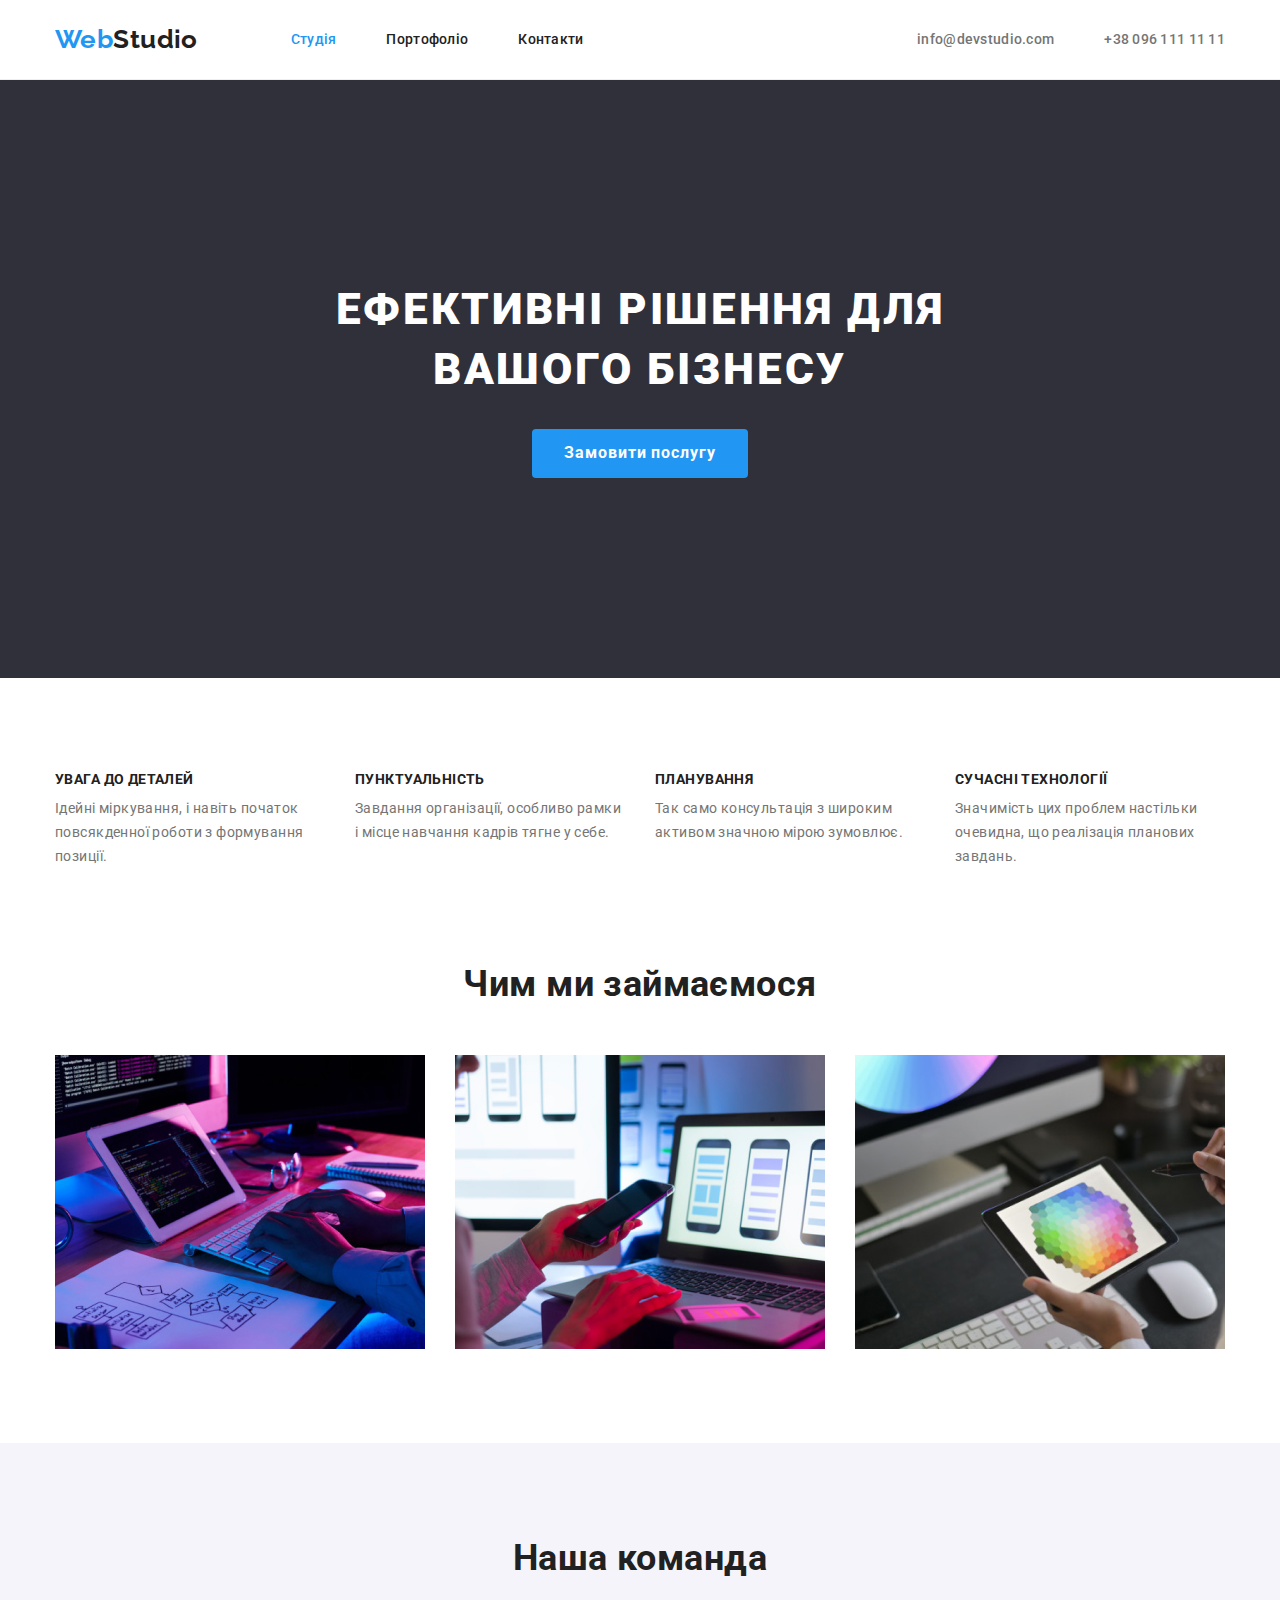
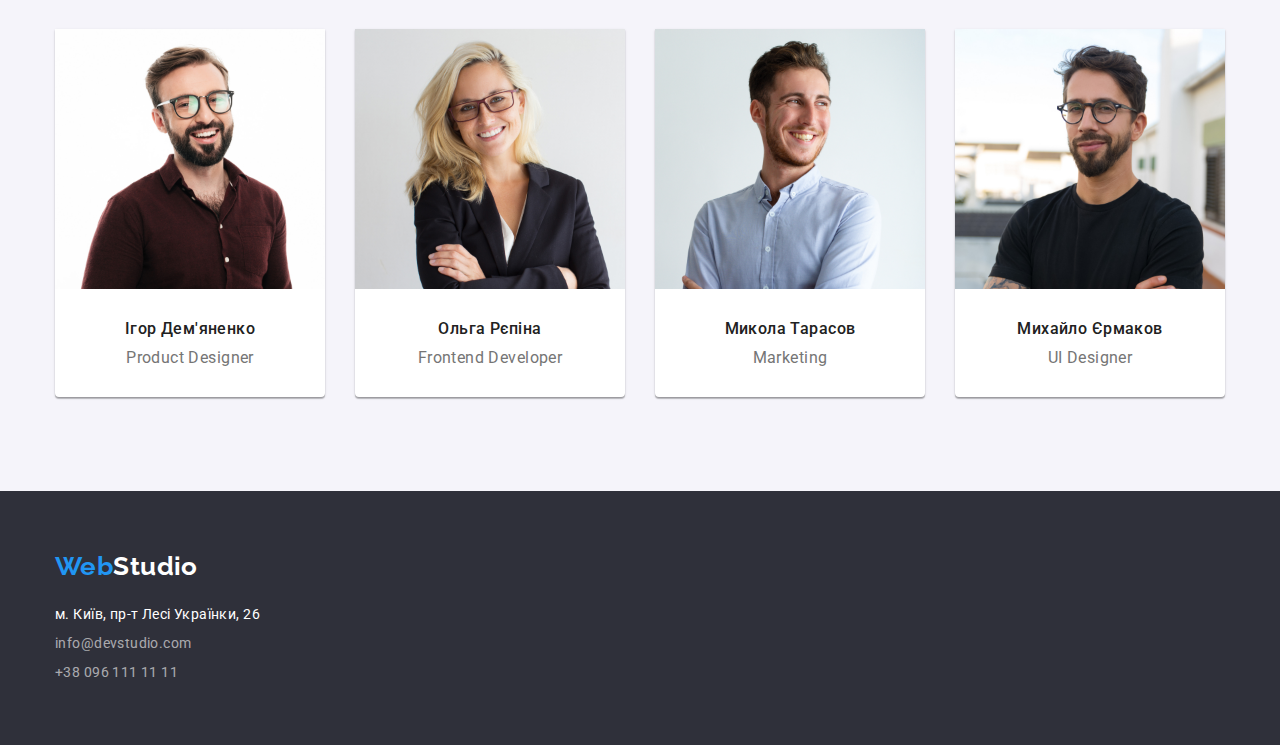
<file: index.html>
<!DOCTYPE html>
<html lang="uk">
  <head>
    <meta charset="UTF-8" />
    <meta http-equiv="X-UA-Compatible" content="IE=edge" />
    <meta name="viewport" content="width=device-width, initial-scale=1.0" />
    <title>WebStudio</title>
    <link rel="preconnect" href="https://fonts.googleapis.com" />
    <link rel="preconnect" href="https://fonts.gstatic.com" crossorigin />
    <link
      href="https://fonts.googleapis.com/css2?family=Raleway:wght@700&family=Roboto:wght@400;500;700;900&display=swap"
      rel="stylesheet"
    />
    <link
      rel="stylesheet"
      href="https://cdnjs.cloudflare.com/ajax/libs/modern-normalize/1.1.0/modern-normalize.min.css"
    />
    <link
      rel="stylesheet"
      href="./css/styles.css
    "
    />
  </head>
  <body>
    <!-- header -->
    <header class="header">
      <div class="container center">
        <nav class="header-nav center">
          <div class="container-logo">
            <a href="./index.html" class="logo"> <span class="one-part">Web</span>Studio </a>
          </div>
          <ul class="nav-list list center">
            <li class="item"><a href="./index.html" class="link current">Студія</a></li>
            <li class="item"><a href="./portfolio.html" class="link">Портофоліо</a></li>
            <li class="item"><a href="" class="link">Контакти</a></li>
          </ul>
        </nav>
        <ul class="contact-list list center">
          <li class="item">
            <a href="mailto:info@devstudio.com" class="contact link">info@devstudio.com</a>
          </li>
          <li class="item">
            <a href="tel:+380961111111" class="contact link">+38 096 111 11 11</a>
          </li>
        </ul>
      </div>
    </header>
    <main>
      <!-- hero -->
      <section class="hero section">
        <div class="container">
          <h1 class="hero-title">Ефективні рішення для вашого бізнесу</h1>
          <button type="button" class="hero-btn">Замовити послугу</button>
        </div>
      </section>
      <!-- features -->
      <section class="features section">
        <div class="container">
          <h2 class="hidden-title">Особливості</h2>
          <ul class="features-list list">
            <li class="item">
              <h3 class="list-title">УВАГА ДО ДЕТАЛЕЙ</h3>
              <p class="features-descr">
                Ідейні міркування, і навіть початок повсякденної роботи з формування позиції.
              </p>
            </li>
            <li class="item">
              <h3 class="list-title">ПУНКТУАЛЬНІСТЬ</h3>
              <p class="features-descr">
                Завдання організації, особливо рамки і місце навчання кадрів тягне у себе.
              </p>
            </li>
            <li class="item">
              <h3 class="list-title">ПЛАНУВАННЯ</h3>
              <p class="features-descr">
                Так само консультація з широким активом значною мірою зумовлює.
              </p>
            </li>
            <li class="item">
              <h3 class="list-title">СУЧАСНІ ТЕХНОЛОГІЇ</h3>
              <p class="features-descr">
                Значимість цих проблем настільки очевидна, що реалізація планових завдань.
              </p>
            </li>
          </ul>
        </div>
      </section>
      <!-- what we do -->
      <section class="work section">
        <div class="container">
          <h2 class="work-title">Чим ми займаємося</h2>
          <ul class="work-list list">
            <li class="item">
              <img
                class="work-img"
                src="./images/web-studio-img/box.jpg"
                alt="робота в офісі"
                width="370"
                height="294"
              />
            </li>
            <li class="item">
              <img
                class="work-img"
                src="./images/web-studio-img/img.jpg"
                alt="планування"
                width="370"
                height="294"
              />
            </li>
            <li class="item">
              <img
                class="work-img"
                src="./images/web-studio-img/img1.jpg"
                alt="творчий художник веб-дизайну"
                width="370"
                height="294"
              />
            </li>
          </ul>
        </div>
      </section>
      <!-- our team -->
      <section class="team section">
        <div class="container">
          <h2 class="team-title">Наша команда</h2>
          <ul class="team-list list">
            <li class="item">
              <img
                class="team-img"
                src="./images/web-studio-img/photo.jpg"
                alt="фотопортрет"
                width="270"
                class="260"
              />
              <h3 class="item-title">Ігор Дем'яненко</h3>
              <p class="item-description">Product Designer</p>
            </li>
            <li class="item">
              <img
                class="team-img"
                src="./images/web-studio-img/photo1.jpg"
                alt="фотопортрет"
                width="270"
                class="260"
              />
              <h3 class="item-title">Ольга Рєпіна</h3>
              <p class="item-description">Frontend Developer</p>
            </li>
            <li class="item">
              <img
                class="team-img"
                src="./images/web-studio-img/photo2.jpg"
                alt="фотопортрет"
                width="270"
                class="260"
              />
              <h3 class="item-title">Микола Тарасов</h3>
              <p class="item-description">Marketing</p>
            </li>
            <li class="item">
              <img
                class="team-img"
                src="./images/web-studio-img/photo3.jpg"
                alt="фотопортрет"
                width="270"
                class="260"
              />
              <h3 class="item-title">Михайло Єрмаков</h3>
              <p class="item-description">UI Designer</p>
            </li>
          </ul>
        </div>
      </section>
    </main>
    <!-- footer -->
    <footer class="footer bgc">
      <div class="container">
        <div class="second-container">
          <a href="./index.html" class="logo">
            <span class="one-part font">Web</span><span class="two-part font">Studio</span>
          </a>
        </div>
        <address class="address">
          <ul class="address-list list">
            <li class="item">
              <a
                href="https://goo.gl/maps/xdkgEgfjseXWJLxQ9"
                target="_blank"
                rel="noopener noreferrer"
                class="address-link link"
                >м. Київ, пр-т Лесі Українки, 26
              </a>
            </li>
            <li class="item">
              <a href="mailto:info@devstudio.com" class="contact link">info@devstudio.com</a>
            </li>
            <li class="item">
              <a href="tel:+380961111111" class="contact link">+38 096 111 11 11</a>
            </li>
          </ul>
        </address>
      </div>
    </footer>
  </body>
</html>
</file>
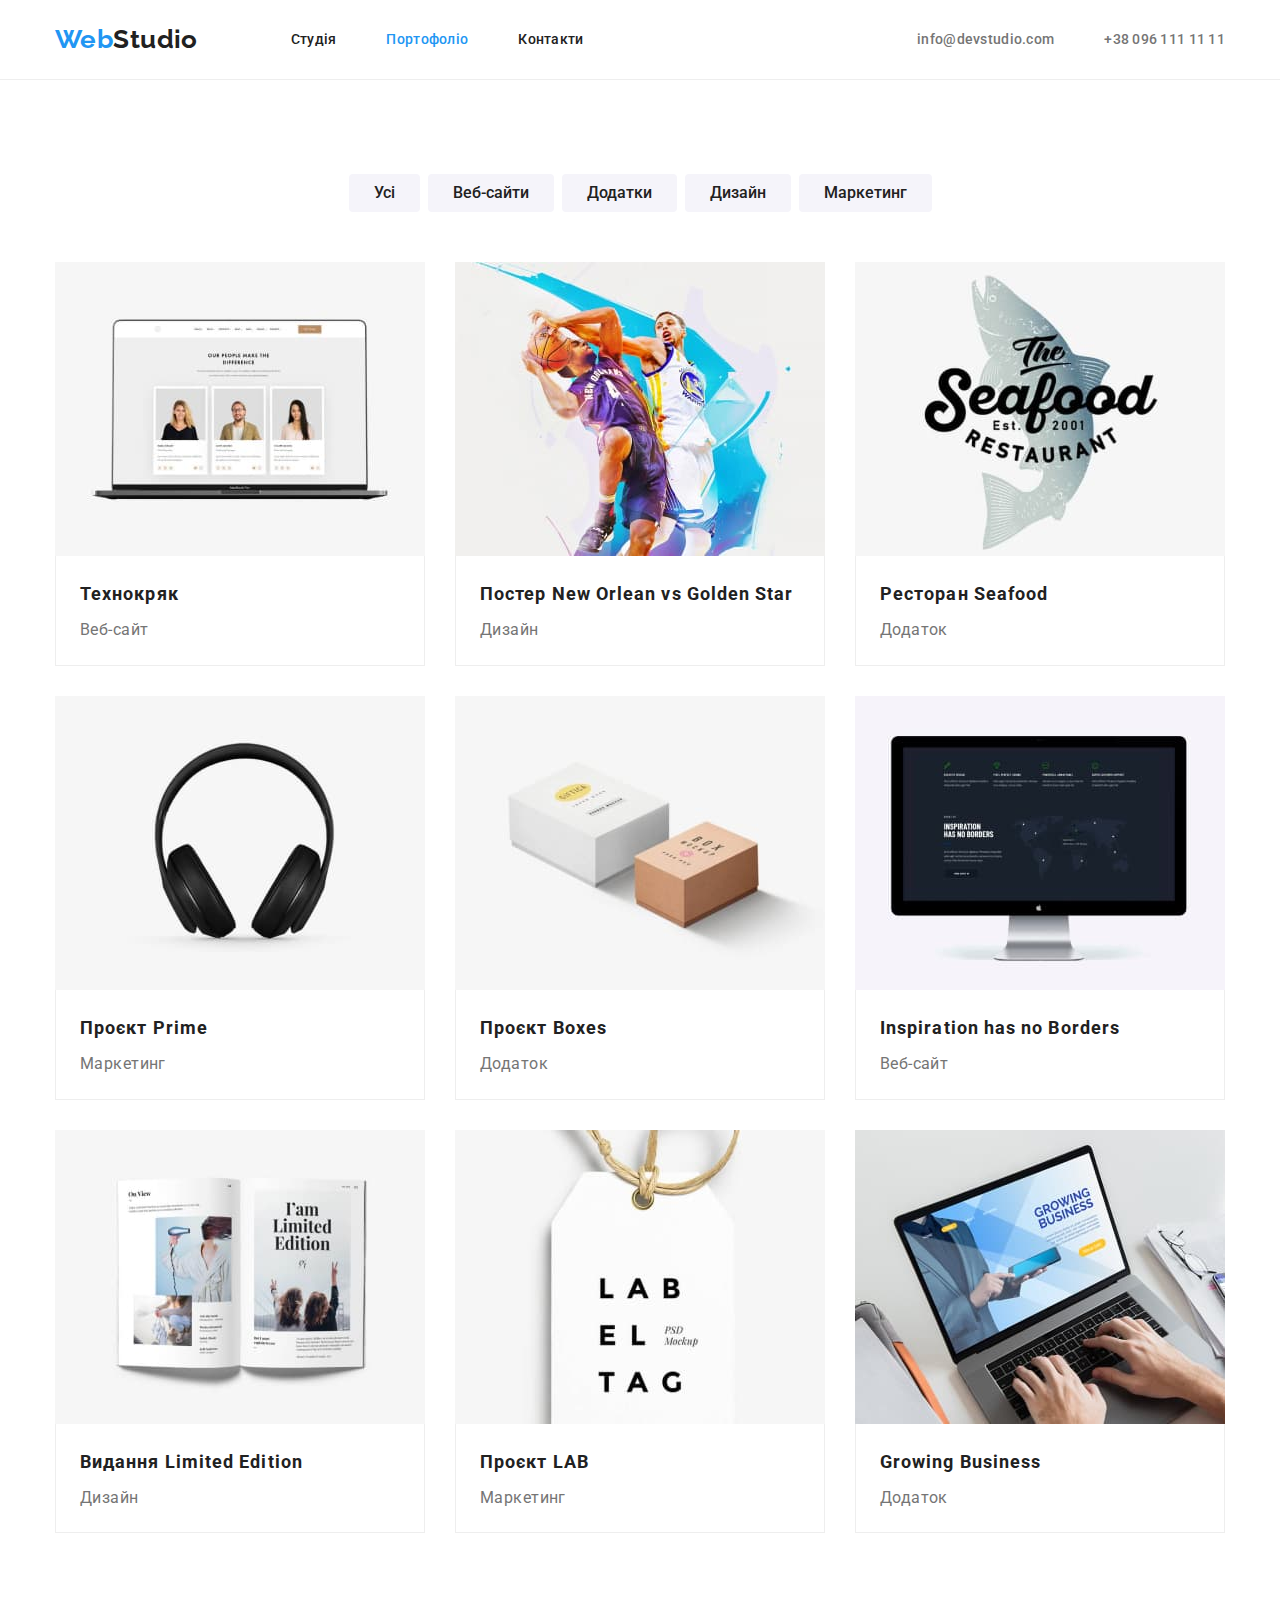
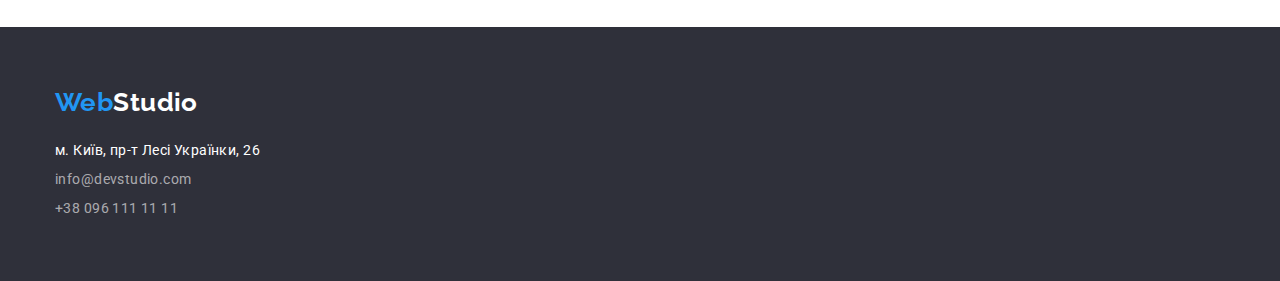
<file: portfolio.html>
<!DOCTYPE html>
<html lang="uk">
  <head>
    <meta charset="UTF-8" />
    <meta http-equiv="X-UA-Compatible" content="IE=edge" />
    <meta name="viewport" content="width=device-width, initial-scale=1.0" />
    <title>Portfolio</title>
    <link rel="preconnect" href="https://fonts.googleapis.com" />
    <link rel="preconnect" href="https://fonts.gstatic.com" crossorigin />
    <link
      href="https://fonts.googleapis.com/css2?family=Raleway:wght@700&family=Roboto:wght@400;500;700;900&display=swap"
      rel="stylesheet"
    />
    <link
      rel="stylesheet"
      href="https://cdnjs.cloudflare.com/ajax/libs/modern-normalize/1.1.0/modern-normalize.min.css"
    />
    <link rel="stylesheet" href="./css/styles.css" />
  </head>
  <body>
    <!-- header -->
    <header class="header">
      <div class="container center">
        <nav class="header-nav center">
          <div class="container-logo">
            <a href="./index.html" class="logo"> <span class="one-part">Web</span>Studio </a>
          </div>
          <ul class="nav-list list center">
            <li class="item"><a href="./index.html" class="link">Студія</a></li>
            <li class="item"><a href="./portfolio.html" class="link current">Портофоліо</a></li>
            <li class="item"><a href="" class="link">Контакти</a></li>
          </ul>
        </nav>
        <ul class="contact-list list center">
          <li class="item">
            <a href="mailto:info@devstudio.com" class="contact link">info@devstudio.com</a>
          </li>
          <li class="item">
            <a href="tel:+380961111111" class="contact link">+38 096 111 11 11</a>
          </li>
        </ul>
      </div>
    </header>
    <main>
      <!-- portfolio -->
      <section class="portfolio section">
        <div class="container">
          <h1 class="hidden-title">portfolio</h1>
          <!-- filters -->
          <div class="filrer-container">
            <ul class="filter-list list">
              <li class="item"><button type="button" class="filter-btn">Усі</button></li>
              <li class="item"><button type="button" class="filter-btn">Веб-сайти</button></li>
              <li class="item"><button type="button" class="filter-btn">Додатки</button></li>
              <li class="item"><button type="button" class="filter-btn">Дизайн</button></li>
              <li class="item"><button type="button" class="filter-btn">Маркетинг</button></li>
            </ul>
          </div>
          <!-- project -->
          <ul class="project list">
            <li class="item">
              <a href="" class="project-link">
                <img
                  src="./images/portfoilio-img/img.jpg"
                  class="project-img"
                  alt="лептоп"
                  width="370"
                  height="294"
                />
                <div class="card-container">
                  <h2 class="project-title">Технокряк</h2>
                  <p class="project-rubric">Веб-сайт</p>
                </div>
              </a>
            </li>
            <li class="item">
              <a href="" class="project-link">
                <img
                  src="./images/portfoilio-img/img1.jpg"
                  class="project-img"
                  alt="гравці з баскетболу"
                  width="370"
                  height="294"
                />
                <div class="card-container">
                  <h2 class="project-title">Постер New Orlean vs Golden Star</h2>
                  <p class="project-rubric">Дизайн</p>
                </div>
              </a>
            </li>
            <li class="item">
              <a href="" class="project-link">
                <img
                  src="./images/portfoilio-img/img2.jpg"
                  class="project-img"
                  alt="торгова марка"
                  width="370"
                  height="294"
                />
                <div class="card-container">
                  <h2 class="project-title">Ресторан Seafood</h2>
                  <p class="project-rubric">Додаток</p>
                </div>
              </a>
            </li>
            <li class="item">
              <a href="" class="project-link">
                <img
                  src="./images/portfoilio-img/img3.jpg"
                  class="project-img"
                  alt="навушники"
                  width="370"
                  height="294"
                />
                <div class="card-container">
                  <h2 class="project-title">Проєкт Prime</h2>
                  <p class="project-rubric">Маркетинг</p>
                </div>
              </a>
            </li>
            <li class="item">
              <a href="" class="project-link">
                <img
                  src="./images/portfoilio-img/img4.jpg"
                  class="project-img"
                  alt="дві коробки"
                  width="370"
                  height="294"
                />
                <div class="card-container">
                  <h2 class="project-title">Проєкт Boxes</h2>
                  <p class="project-rubric">Додаток</p>
                </div>
              </a>
            </li>
            <li class="item">
              <a href="" class="project-link">
                <img
                  src="./images/portfoilio-img/img5.jpg"
                  class="project-img"
                  alt="моноблок"
                  width="370"
                  height="294"
                />
                <div class="card-container">
                  <h2 class="project-title">Inspiration has no Borders</h2>
                  <p class="project-rubric">Веб-сайт</p>
                </div>
              </a>
            </li>
            <li class="item">
              <a href="" class="project-link">
                <img
                  src="./images/portfoilio-img/img6.jpg"
                  class="project-img"
                  alt="журнал"
                  width="370"
                  height="294"
                />
                <div class="card-container">
                  <h2 class="project-title">Видання Limited Edition</h2>
                  <p class="project-rubric">Дизайн</p>
                </div>
              </a>
            </li>
            <li class="item">
              <a href="" class="project-link">
                <img
                  src="./images/portfoilio-img/img7.jpg"
                  class="project-img"
                  alt="етикетка"
                  width="370"
                  height="294"
                />
                <div class="card-container">
                  <h2 class="project-title">Проєкт LAB</h2>
                  <p class="project-rubric">Маркетинг</p>
                </div>
              </a>
            </li>
            <li class="item">
              <a href="" class="project-link">
                <img
                  src="./images/portfoilio-img/img8.jpg"
                  class="project-img"
                  alt="праця на лептопі"
                  width="370"
                  height="294"
                />
                <div class="card-container">
                  <h2 class="project-title">Growing Business</h2>
                  <p class="project-rubric">Додаток</p>
                </div>
              </a>
            </li>
          </ul>
        </div>
      </section>
    </main>
    <!-- footer -->
    <footer class="footer bgc">
      <div class="container">
        <div class="second-container">
          <a href="./index.html" class="logo">
            <span class="one-part font">Web</span><span class="two-part font">Studio</span>
          </a>
        </div>
        <address class="address">
          <ul class="address-list list">
            <li class="item">
              <a
                href="https://goo.gl/maps/xdkgEgfjseXWJLxQ9"
                target="_blank"
                rel="noopener noreferrer"
                class="address-link link"
                >м. Київ, пр-т Лесі Українки, 26
              </a>
            </li>
            <li class="item">
              <a href="mailto:info@devstudio.com" class="contact link">info@devstudio.com</a>
            </li>
            <li class="item">
              <a href="tel:+380961111111" class="contact link">+38 096 111 11 11</a>
            </li>
          </ul>
        </address>
      </div>
    </footer>
  </body>
</html>
</file>
<file: css/styles.css>
/* main text color #757575 */
/* second text color  #212121  */
/* main BGC color   #F5F5F5 */
/* BGC hero and footer color #2F303A */
/* BGC our team   #F5F4FA */
/* white   #FFFFFF */
/* accent color   #2196F3 */
/* logo color  #2196F3 #000000 */
/* border color #eeeeee */

:root {
  --main-text-color: #757575;
  --second-text-color: #212121;
  --hyper-link-color: #2196f3;
  --accent-focus-color: #2196f3;
  --active-btn: #188ce8;
  --main-bgc-color: #ffffff;
  --second-bgc-color: #f5f5f5;
  --third-bgc-color: #f5f4fa;
  --white-color: #ffffff;
  --black-color: #000000;
  --hero-adn-footer-bgc: #2f303a;
  --border-color: #eeeeee;
}

body {
  background-color: var(--main-bgc-color);
  font-family: 'Roboto', sans-serif;
  font-size: 14px;
  line-height: 1.7;
  letter-spacing: 0.03em;
  color: var(--main-text-color);
}

h1,
h2,
h3,
h4,
h5,
h6,
p {
  margin: 0;
}

.container {
  margin: 0 auto;
  padding: 0 15px;
  width: 1200px;
}

.list {
  padding: 0;
  margin: 0;
  list-style: none;
}

/* hidden title -------------------------------------*/

.features .hidden-title,
.portfolio .hidden-title {
  position: absolute;
  width: 1px;
  height: 1px;
  margin: -1px;
  border: 0;
  padding: 0;
  white-space: nowrap;
  clip-path: inset(100%);
  clip: rect(0 0 0 0);
  overflow: hidden;
}

/* logo header and footer ---------------------------*/

.logo {
  font-family: 'Raleway', sans-serif;
  font-weight: 700;
  font-size: 26px;
  line-height: 1.17;

  text-decoration: none;

  color: var(--second-text-color);
}

.logo .one-part,
.logo .one-part {
  color: var(--hyper-link-color);
}

.footer .two-part {
  color: var(--white-color);
}

/* header -----------------------------------------*/

.center {
  display: flex;
  align-items: center;
}

.container-logo {
  margin-right: 93px;
}

.nav-list .item + .item {
  margin-left: 50px;
}

.contact-list.center {
  margin-left: auto;
}

.contact-list .item + .item {
  margin-left: 50px;
}

.header .link {
  display: block;
  padding: 32px 0;

  font-weight: 500;
  font-size: 14px;
  line-height: 1.1;

  letter-spacing: 0.02em;
  text-decoration: none;

  color: var(--second-text-color);
}

.header {
  border-bottom: 1px solid var(--border-color);
}

.nav-list .current {
  color: var(--accent-focus-color);
}

.header .link:hover,
.header .link:focus {
  color: var(--accent-focus-color);
}

.contact-list .contact {
  color: var(--main-text-color);
}

/* hero ---------------------------------------*/
.hero {
  padding: 200px 0;
  text-align: center;
}
.hero.section,
.footer.bgc {
  background-color: var(--hero-adn-footer-bgc);
}

.hero .hero-title {
  margin: 0 auto 30px;
  width: 696px;

  font-weight: 900;
  font-size: 44px;
  line-height: 1.35;
  letter-spacing: 0.06em;

  text-transform: uppercase;

  color: var(--white-color);
}

.hero .hero-btn {
  padding: 10px 32px;
  border-radius: 4px;
  border: none;

  font-family: inherit;
  font-weight: 700;
  font-size: 16px;
  line-height: 1.8;

  letter-spacing: 0.06em;
  cursor: pointer;

  color: var(--white-color);
  background-color: var(--hyper-link-color);
}

.hero .hero-btn:hover,
.hero .hero-btn:focus {
  background-color: var(--active-btn);
}

.hero .hero-btn:active {
  background-color: var(--active-btn);
}

/* features ---------------------------------------*/

.features-list {
  display: flex;
}

.features.section {
  padding: 94px 0;
}

.features .item {
  width: calc((100% - 30px) / 4);
}

.features .item + .item {
  margin-left: 30px;
}

.features .list-title {
  margin-bottom: 10px;

  font-weight: 700;
  font-size: 14px;
  line-height: 1.1;

  color: var(--second-text-color);
}

/* work and our team title -------------------------*/

.work-list,
.team-list {
  display: flex;
  gap: 30px;
}

.work .work-img,
.team .team-img,
.project-img {
  display: block;
}

.work.section {
  padding-bottom: 94px;
}

.work .work-title,
.team .team-title {
  margin-bottom: 50px;

  font-weight: 700;
  font-size: 36px;
  line-height: 1.17;

  text-align: center;

  color: var(--second-text-color);
}

/* our team ---------------------------------------*/

.team-list {
  display: flex;
}

.team.section {
  padding: 94px 0;
}

.team.section {
  background-color: var(--third-bgc-color);
}

.team-list .item {
  width: 270px;
  padding-bottom: 30px;
  box-shadow: 0px 1px 3px rgb(0 0 0 / 12%), 0px 1px 1px rgb(0 0 0 / 14%),
    0px 2px 1px rgb(0 0 0 / 20%);
  border-radius: 0px 0px 4px 4px;

  background-color: var(--main-bgc-color);
}

.team .item-title {
  margin: 30px 0 10px;

  font-weight: 500;
  font-size: 16px;
  line-height: 1.2;

  text-align: center;

  color: var(--second-text-color);
}

.team .item-description {
  font-size: 16px;
  line-height: 1.2;

  text-align: center;
}

/* footer --------------------------------------------*/

.footer {
  padding: 60px 0;
}

.footer .contact,
.address-link {
  display: block;
}

.second-container {
  margin-bottom: 20px;
}

.footer .item:not(:last-child) {
  margin-bottom: 5px;
}

.footer .link {
  color: rgba(255, 255, 255, 0.6);
  font-style: normal;
  text-decoration: none;
}

.footer .address-link {
  color: var(--white-color);
}

.footer .link:hover,
.footer .link:focus {
  color: var(--accent-focus-color);
}

/* PORTFOLIO OF THE NEXT SITE -/-/-/-/-/-/-/-/-/-/-/-/-/-/-*/

.portfolio.section {
  padding: 94px 0;
}

/* filters -------------------------------*/

.filter-list,
.project {
  display: flex;
}

.filrer-container {
  margin-bottom: 50px;
}

.filter-list {
  justify-content: center;
}
.filter-list .item + .item {
  margin-left: 8px;
}

.filter-list .filter-btn {
  padding: 6px 25px;

  font-family: inherit;
  font-weight: 500;
  font-size: 16px;
  line-height: 1.6;

  cursor: pointer;
  border-radius: 4px;
  border: none;

  color: var(--second-text-color);
  background-color: var(--third-bgc-color);
}

.filter-list .filter-btn:hover,
.filter-list .filter-btn:focus {
  color: var(--white-color);
  background-color: var(--accent-focus-color);
}

.filter-list .filter-btn:active {
  background-color: var(--accent-focus-color);
}

/* project */

.portfolio .project {
  flex-wrap: wrap;
}

.project > .item {
  width: calc((100% - 60px) / 3);
  margin-right: 30px;
  margin-bottom: 30px;
}
.project > .item:nth-child(3n) {
  margin-right: 0;
}

.project > .item:nth-last-child(-n + 3) {
  margin-bottom: 0;
}

.card-container {
  padding: 20px 24px;
  border-right: 1px solid var(--border-color);
  border-bottom: 1px solid var(--border-color);
  border-left: 1px solid var(--border-color);
}

.project-link {
  text-decoration: none;
  cursor: default;
}

.project .project-title {
  margin-bottom: 4px;

  font-weight: 700;
  font-size: 18px;
  line-height: 2;

  letter-spacing: 0.06em;

  color: var(--second-text-color);
}

.project .project-rubric {
  font-size: 16px;
  line-height: 1.8;
  color: var(--main-text-color);
}
</file>
